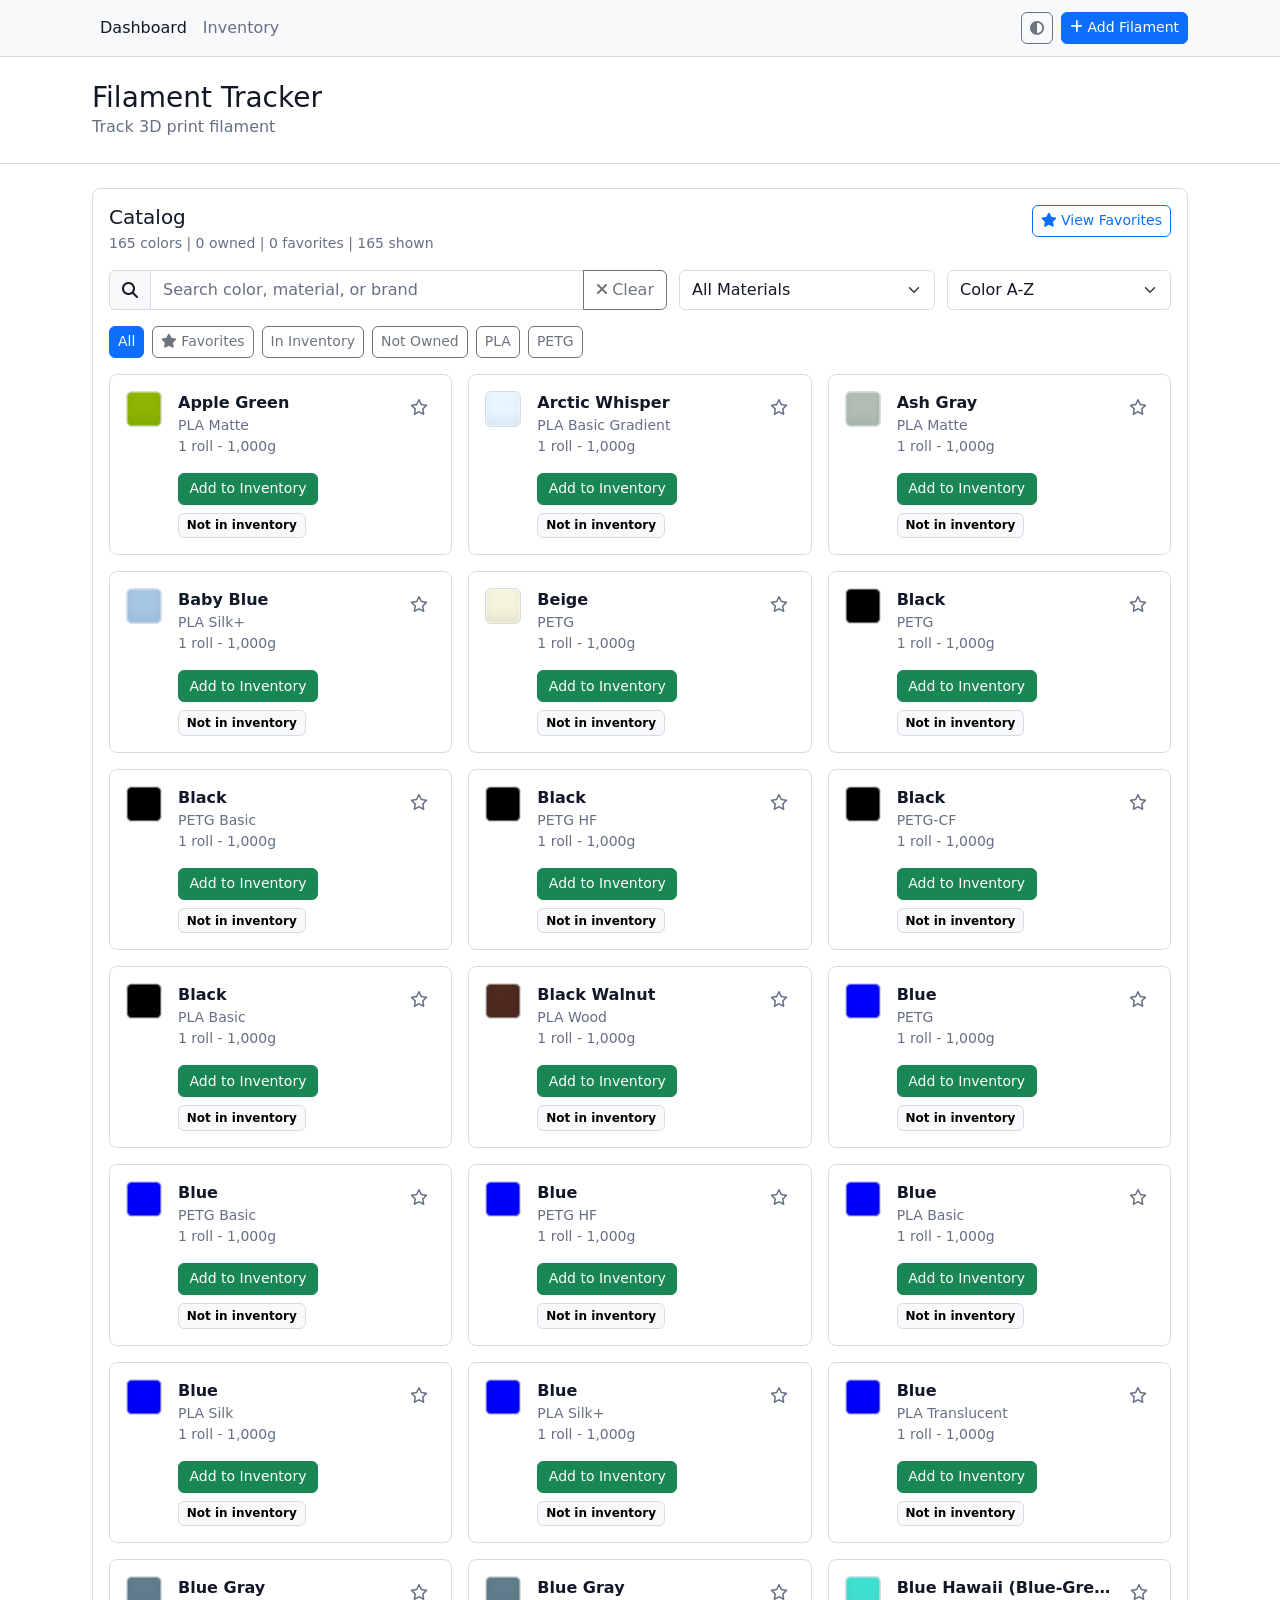
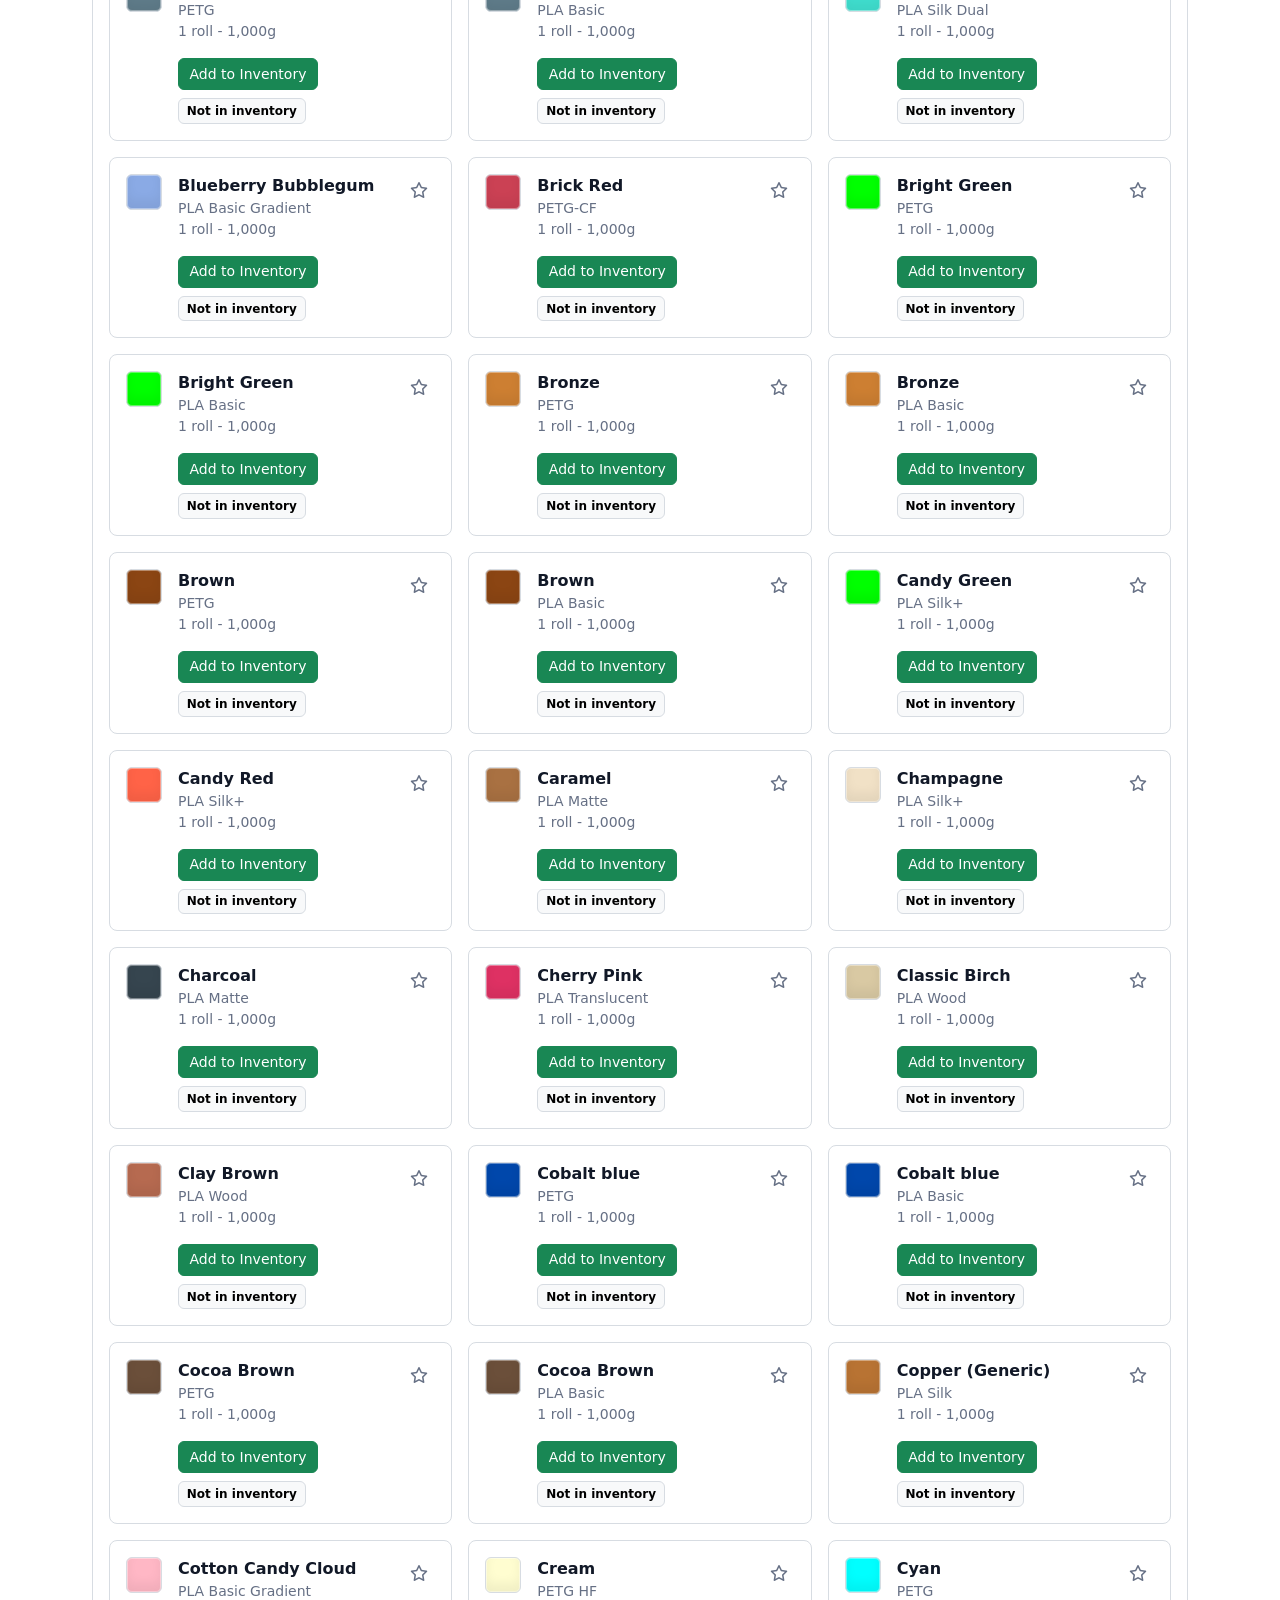
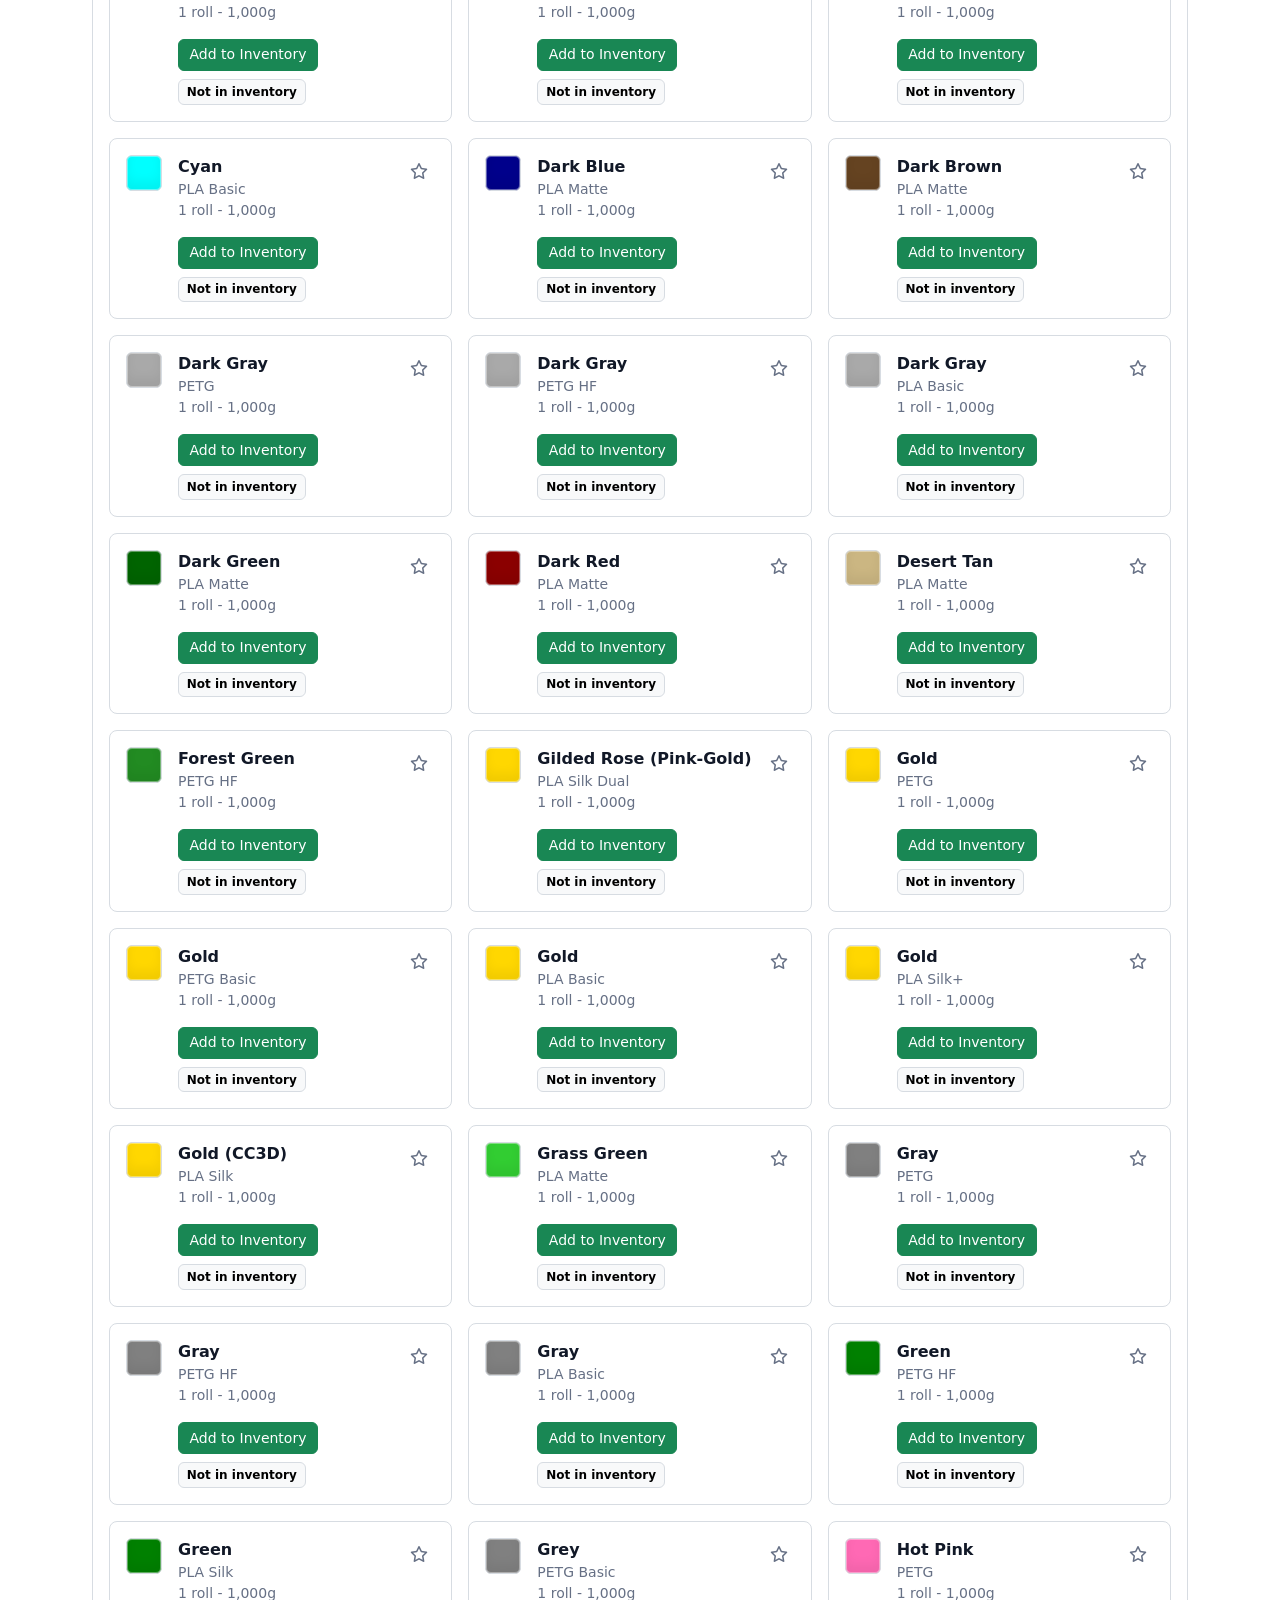
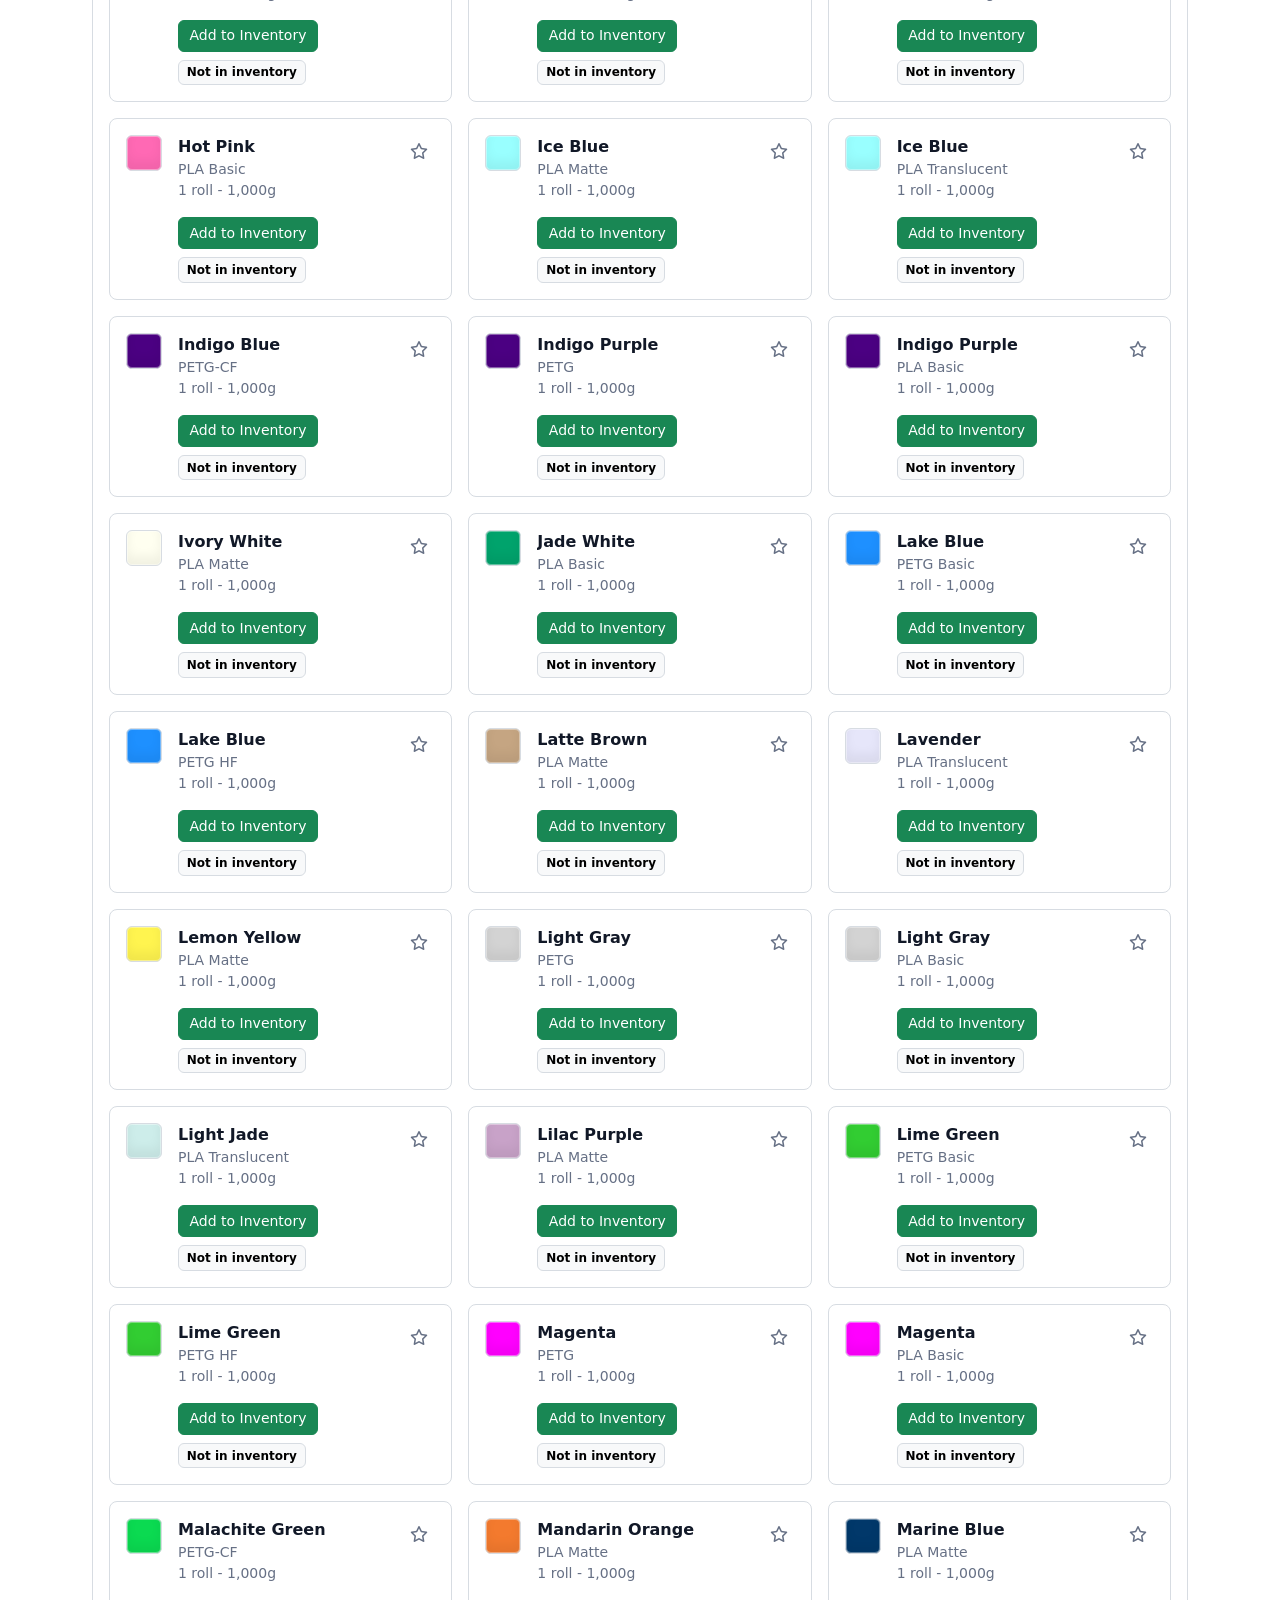
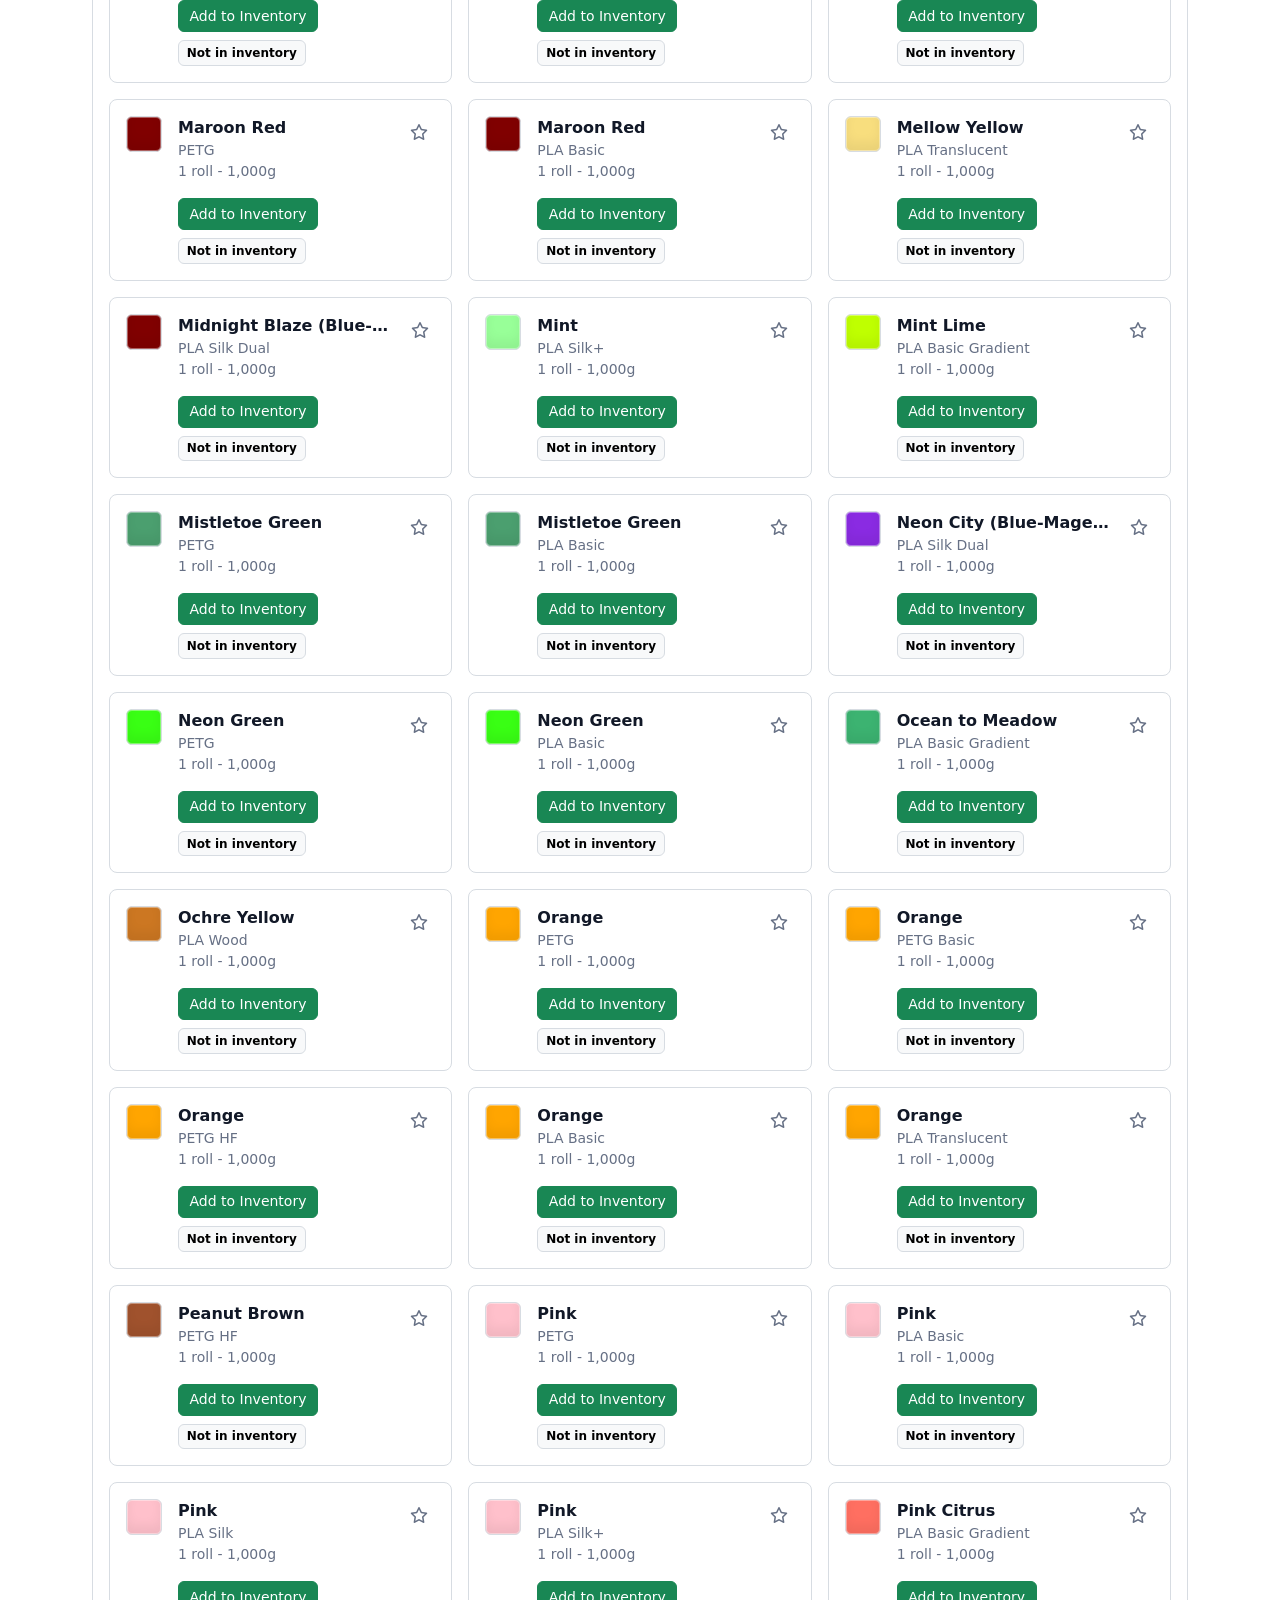
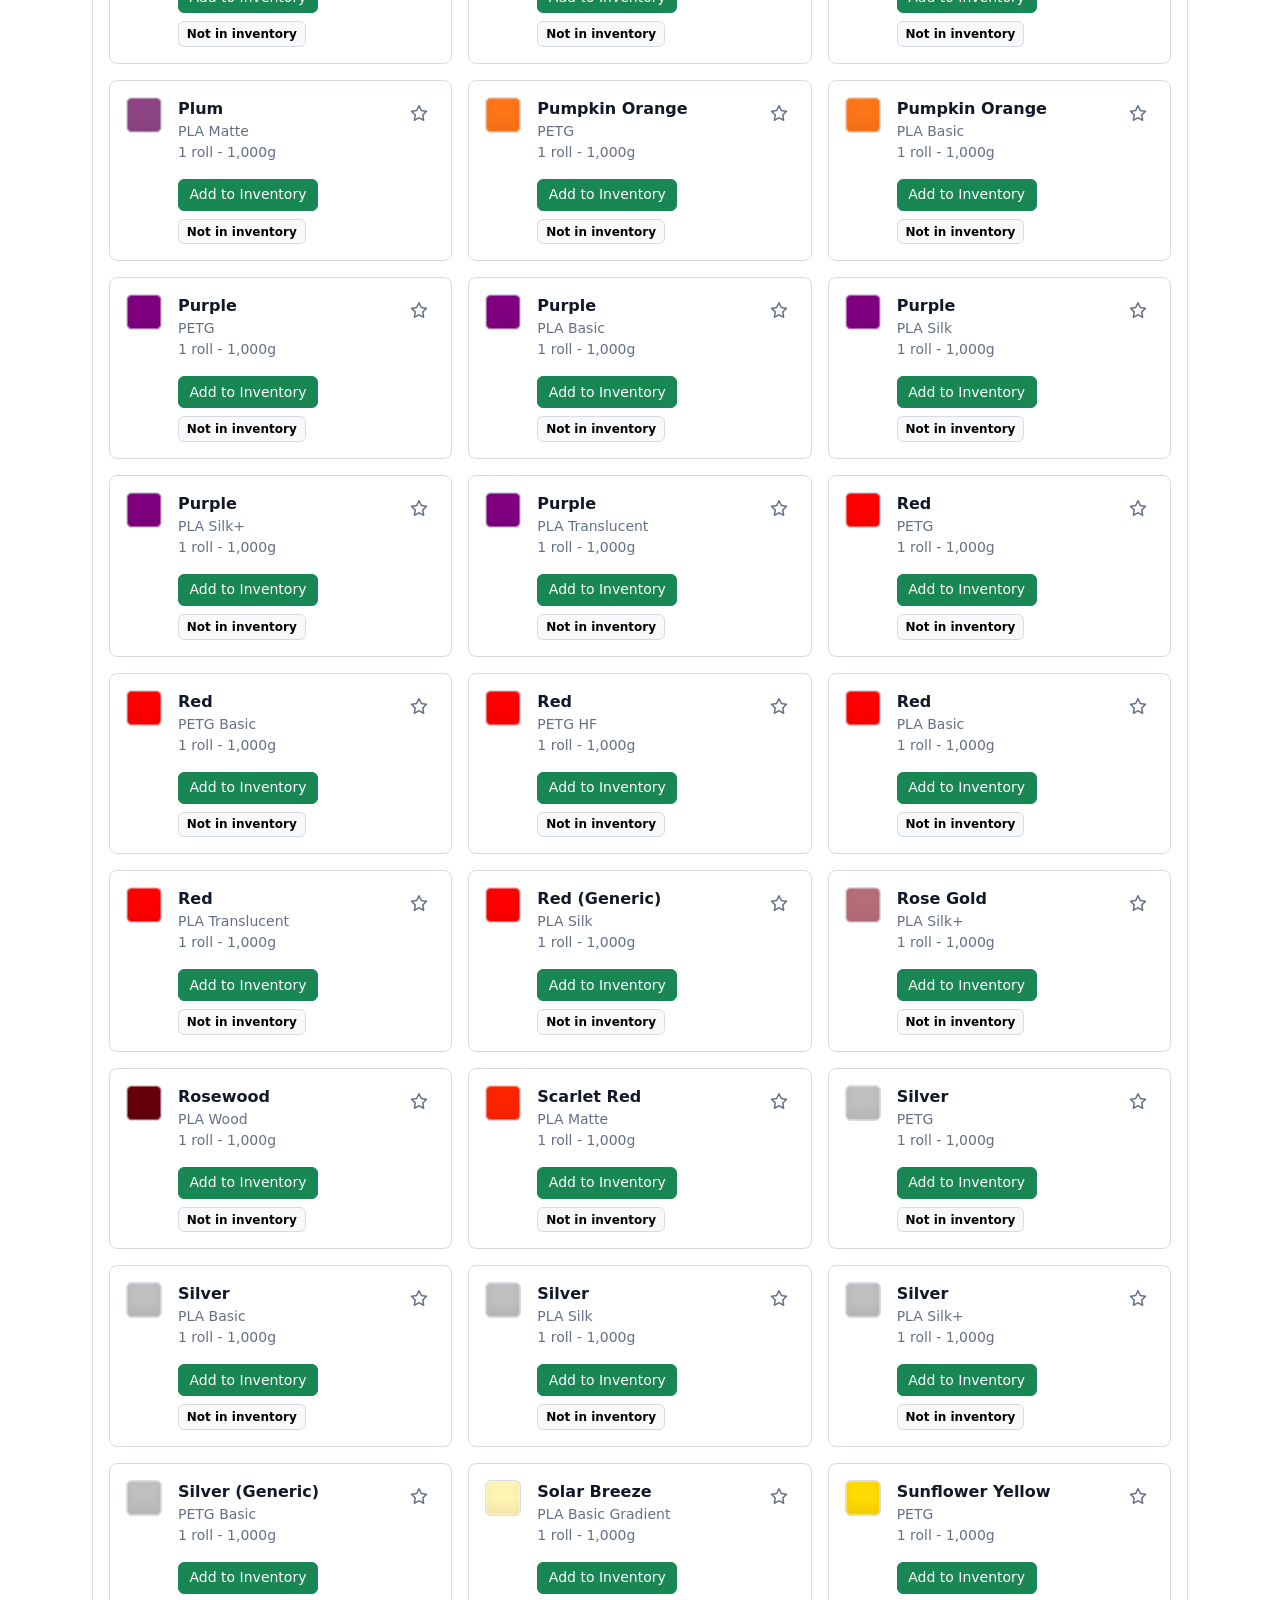
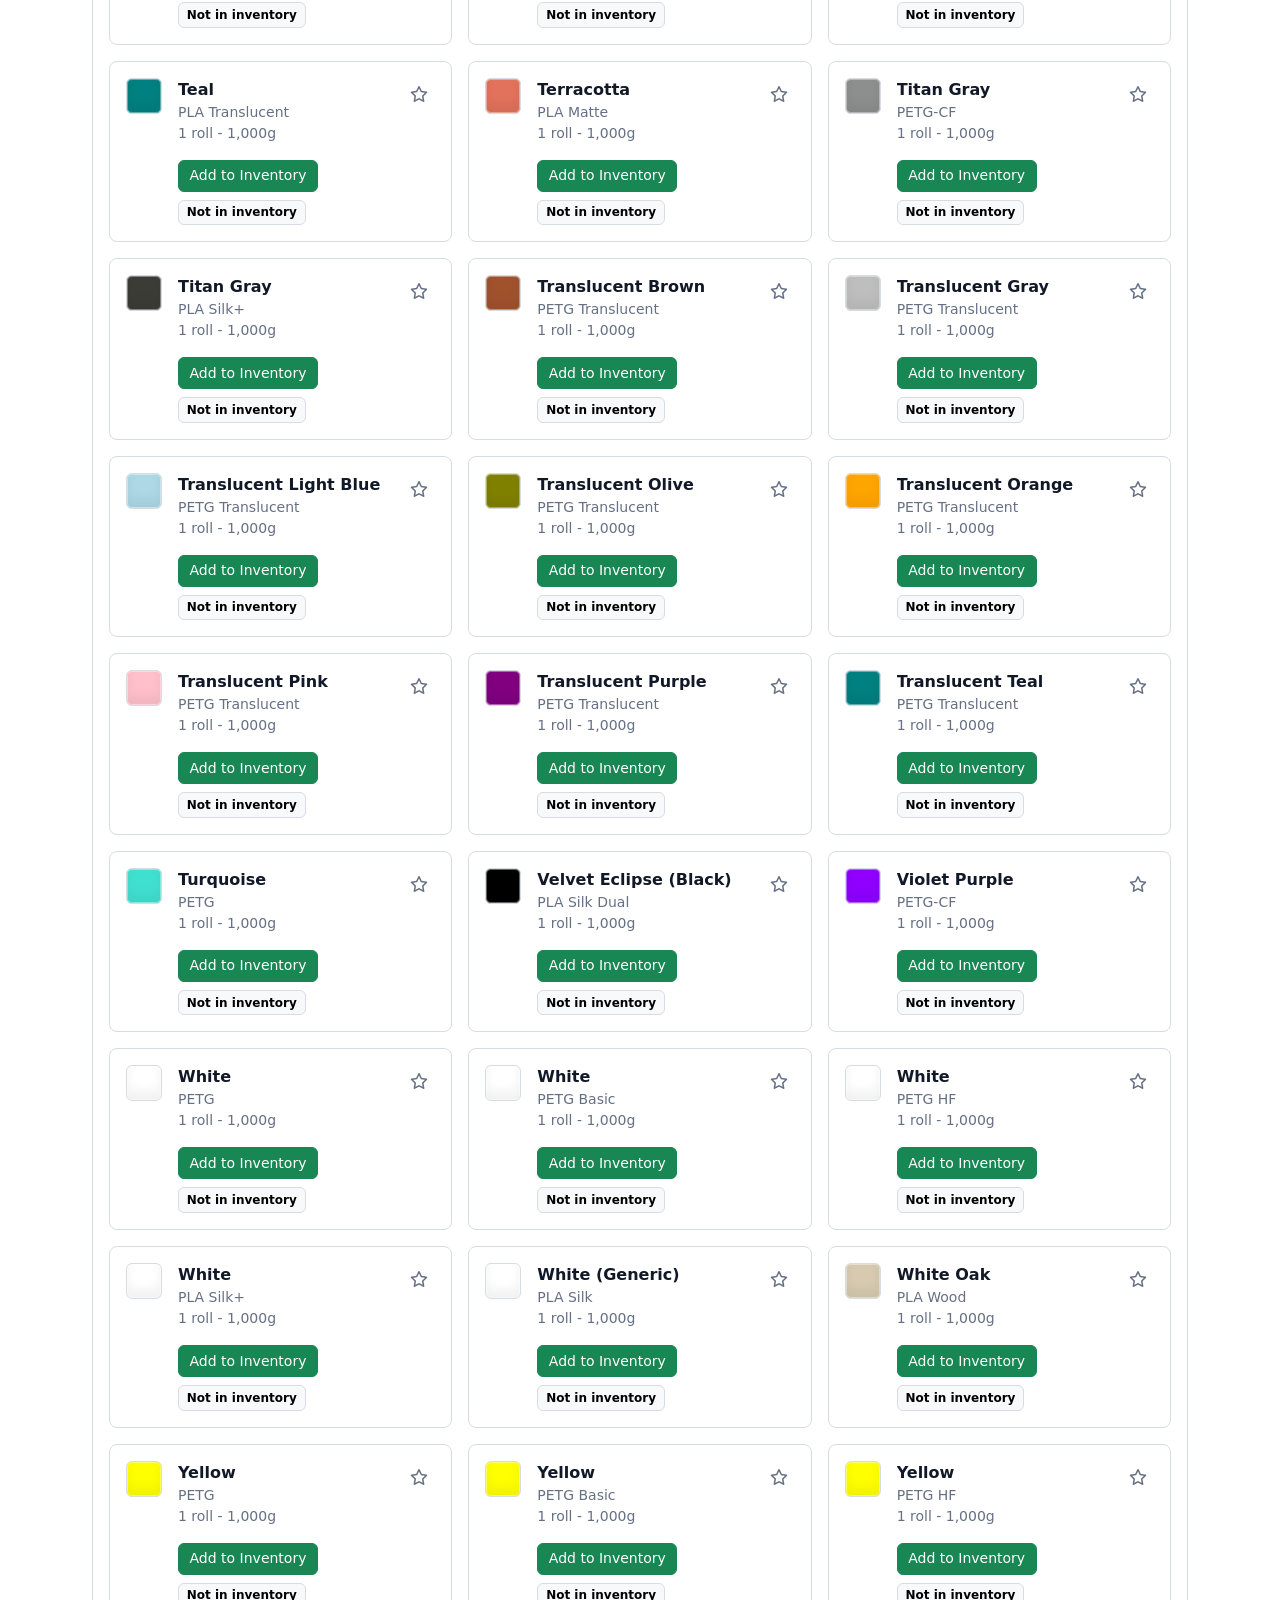
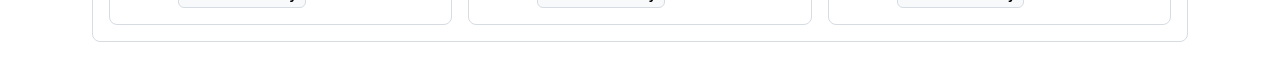
<file: index.html>
<!doctype html>
<html lang="en">

<head>
    <meta charset="utf-8" />
    <meta name="viewport" content="width=device-width, initial-scale=1" />
    <title>Dashboard | Filament Tracker</title>

    <!-- Bootstrap CSS -->
    <link href="https://cdn.jsdelivr.net/npm/bootstrap@5.3.3/dist/css/bootstrap.min.css" rel="stylesheet"
        integrity="sha384-QWTKZyjpPEjISv5WaRU9OFeRpok6YctnYmDr5pNlyT2bRjXh0JMhjY6hW+ALEwIH" crossorigin="anonymous" />
    <link href="https://cdnjs.cloudflare.com/ajax/libs/font-awesome/6.5.2/css/all.min.css" rel="stylesheet" />
    <script>
        (function () {
            try {
                const KEY = "profile-theme";
                const saved = localStorage.getItem(KEY) || "system";
                const mql = window.matchMedia("(prefers-color-scheme: dark)");
                const resolved = saved === "system" ? (mql.matches ? "dark" : "light") : saved;

                document.documentElement.setAttribute("data-theme", resolved);

                if (resolved === "dark") document.documentElement.setAttribute("data-bs-theme", "dark");
                else document.documentElement.setAttribute("data-bs-theme", "light");
            } catch { }
        })();
    </script>

    <script type="module">
        import { bootTheme } from "./scripts/theme.js";
        bootTheme();
    </script>

    <!-- App CSS -->
    <link rel="stylesheet" href="styles/common.css" />
    <link rel="stylesheet" href="styles/styles.css" />
</head>

<body>
    <!-- Navbar -->
    <nav class="navbar navbar-expand-md bg-body-tertiary border-bottom sticky-top">
        <div class="container">
            <button class="navbar-toggler" type="button" data-bs-toggle="collapse" data-bs-target="#mainNav"
                aria-controls="mainNav" aria-expanded="false" aria-label="Toggle navigation">
                <span class="navbar-toggler-icon"></span>
            </button>
            <div id="mainNav" class="collapse navbar-collapse">
                <ul class="navbar-nav me-auto mb-2 mb-md-0">
                    <li class="nav-item"><a class="nav-link active" aria-current="page" href="index.html"
                            data-page="home">Dashboard</a></li>
                    <li class="nav-item"><a class="nav-link" href="profile.html" data-page="profile">Inventory</a></li>
                </ul>
                <div class="d-flex gap-2">
                    <button id="themeToggle" class="btn btn-outline-secondary btn-sm" type="button"
                        aria-label="Cycle theme" title="Cycle theme">
                        <i class="fa-solid fa-circle-half-stroke" aria-hidden="true"></i>
                    </button>
                    <a class="btn btn-primary btn-sm" href="profile.html#filaments">
                        <i class="fa-solid fa-plus me-1" aria-hidden="true"></i>Add Filament
                    </a>
                </div>
            </div>
        </div>
    </nav>

    <!-- Page Header -->
    <header class="py-4 border-bottom">
        <div class="container">
            <h1 class="h3 mb-0">Filament Tracker</h1>
            <p class="text-secondary mb-0">Track 3D print filament</p>
        </div>
    </header>

    <!-- Main Content -->
    <main class="container my-4">
        <section class="catalog-shell" aria-labelledby="catalogHeading">
            <div class="catalog-heading d-flex flex-wrap gap-3 justify-content-between align-items-start mb-3">
                <div>
                    <h2 id="catalogHeading" class="h5 mb-1">Catalog</h2>
                    <div id="catalogSummary" class="text-secondary small" aria-live="polite">Loading catalog...</div>
                </div>
                <a class="btn btn-outline-primary btn-sm" href="profile.html#favorites">
                    <i class="fa-solid fa-star me-1" aria-hidden="true"></i>View Favorites
                </a>
            </div>

            <div class="catalog-toolbar mb-3" aria-label="Catalog filters">
                <div class="input-group catalog-search">
                    <span class="input-group-text"><i class="fa-solid fa-magnifying-glass" aria-hidden="true"></i></span>
                    <input id="catalogSearch" class="form-control" type="search"
                        placeholder="Search color, material, or brand" aria-label="Search catalog" />
                    <button id="catalogClear" class="btn btn-outline-secondary" type="button" aria-label="Clear catalog filters">
                        <i class="fa-solid fa-xmark me-1" aria-hidden="true"></i>Clear
                    </button>
                </div>

                <select id="materialFilter" class="form-select" aria-label="Filter by material">
                    <option value="all">All Materials</option>
                </select>

                <select id="catalogSort" class="form-select" aria-label="Sort catalog">
                    <option value="color">Color A-Z</option>
                    <option value="material">Material A-Z</option>
                    <option value="favorites">Favorites First</option>
                    <option value="owned">Owned First</option>
                    <option value="not-owned">Not Owned First</option>
                </select>
            </div>

            <div class="quick-filters mb-3" role="group" aria-label="Quick filters">
                <button class="btn btn-sm btn-primary" type="button" data-quick-filter="all" aria-pressed="true">All</button>
                <button class="btn btn-sm btn-outline-secondary" type="button" data-quick-filter="favorites" aria-pressed="false">
                    <i class="fa-solid fa-star me-1" aria-hidden="true"></i>Favorites
                </button>
                <button class="btn btn-sm btn-outline-secondary" type="button" data-quick-filter="owned" aria-pressed="false">In Inventory</button>
                <button class="btn btn-sm btn-outline-secondary" type="button" data-quick-filter="not-owned" aria-pressed="false">Not Owned</button>
                <button class="btn btn-sm btn-outline-secondary" type="button" data-quick-filter="PLA" aria-pressed="false">PLA</button>
                <button class="btn btn-sm btn-outline-secondary" type="button" data-quick-filter="PETG" aria-pressed="false">PETG</button>
            </div>

            <div id="catalogGrid" class="row g-3 catalog-grid" aria-live="polite"></div>
        </section>
    </main>

    <!-- Toast -->
    <div class="toast-container position-fixed bottom-0 end-0 p-3">
        <div id="liveToast" class="toast" role="status" aria-live="polite" aria-atomic="true">
            <div class="toast-header">
                <strong class="me-auto">Filament Tracker</strong>
                <small>just now</small>
                <button type="button" class="btn-close" data-bs-dismiss="toast" aria-label="Close"></button>
            </div>
            <div class="toast-body">Inventory updated.</div>
        </div>
    </div>

    <!-- Bootstrap JS (bundle includes Popper) -->
    <script src="https://cdn.jsdelivr.net/npm/bootstrap@5.3.3/dist/js/bootstrap.bundle.min.js"
        integrity="sha384-YvpcrYf0tY3lHB60NNkmXc5s9fDVZLESaAA55NDzOxhy9GkcIdslK1eN7N6jIeHz"
        crossorigin="anonymous"></script>

    <!-- App JS -->
    <script src="scripts/shared.js" defer></script>
    <script src="scripts/app.js" defer></script>
</body>

</html>
</file>
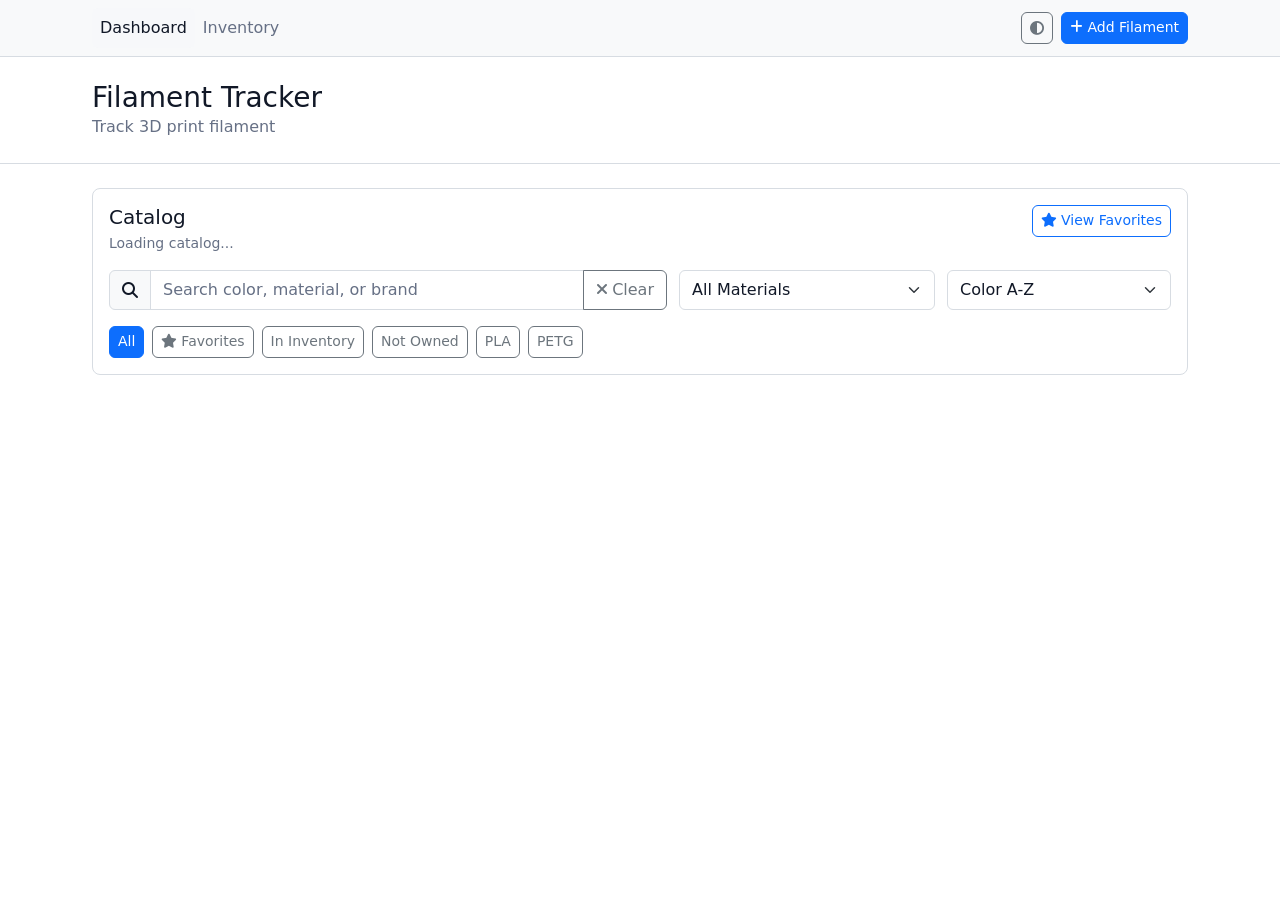
<file: home.html>
<!doctype html>
<html lang="en">

<head>
    <meta charset="utf-8" />
    <meta name="viewport" content="width=device-width, initial-scale=1" />
    <title>Dashboard | Filament Tracker</title>

    <!-- Bootstrap CSS -->
    <link href="https://cdn.jsdelivr.net/npm/bootstrap@5.3.3/dist/css/bootstrap.min.css" rel="stylesheet"
        integrity="sha384-QWTKZyjpPEjISv5WaRU9OFeRpok6YctnYmDr5pNlyT2bRjXh0JMhjY6hW+ALEwIH" crossorigin="anonymous" />
    <link href="https://cdnjs.cloudflare.com/ajax/libs/font-awesome/6.5.2/css/all.min.css" rel="stylesheet" />
    <script>
        (function () {
            try {
                const KEY = "profile-theme";
                const saved = localStorage.getItem(KEY) || "system";
                const mql = window.matchMedia("(prefers-color-scheme: dark)");
                const resolved = saved === "system" ? (mql.matches ? "dark" : "light") : saved;

                document.documentElement.setAttribute("data-theme", resolved);

                if (resolved === "dark") document.documentElement.setAttribute("data-bs-theme", "dark");
                else document.documentElement.setAttribute("data-bs-theme", "light");
            } catch { }
        })();
    </script>

    <script type="module">
        import { bootTheme } from "/scripts/theme.js";
        bootTheme();
    </script>

    <!-- App CSS -->
    <link rel="stylesheet" href="styles/common.css" />
    <link rel="stylesheet" href="styles/styles.css" />
</head>

<body>
    <!-- Navbar -->
    <nav class="navbar navbar-expand-md bg-body-tertiary border-bottom sticky-top">
        <div class="container">
            <button class="navbar-toggler" type="button" data-bs-toggle="collapse" data-bs-target="#mainNav"
                aria-controls="mainNav" aria-expanded="false" aria-label="Toggle navigation">
                <span class="navbar-toggler-icon"></span>
            </button>
            <div id="mainNav" class="collapse navbar-collapse">
                <ul class="navbar-nav me-auto mb-2 mb-md-0">
                    <li class="nav-item"><a class="nav-link active" aria-current="page" href="home.html"
                            data-page="home">Dashboard</a></li>
                    <li class="nav-item"><a class="nav-link" href="profile.html" data-page="profile">Inventory</a></li>
                </ul>
                <div class="d-flex gap-2">
                    <button id="themeToggle" class="btn btn-outline-secondary btn-sm" type="button"
                        aria-label="Cycle theme" title="Cycle theme">
                        <i class="fa-solid fa-circle-half-stroke" aria-hidden="true"></i>
                    </button>
                    <a class="btn btn-primary btn-sm" href="profile.html#filaments">
                        <i class="fa-solid fa-plus me-1" aria-hidden="true"></i>Add Filament
                    </a>
                </div>
            </div>
        </div>
    </nav>

    <!-- Page Header -->
    <header class="py-4 border-bottom">
        <div class="container">
            <h1 class="h3 mb-0">Filament Tracker</h1>
            <p class="text-secondary mb-0">Track 3D print filament</p>
        </div>
    </header>

    <!-- Main Content -->
    <main class="container my-4">
        <section class="catalog-shell" aria-labelledby="catalogHeading">
            <div class="catalog-heading d-flex flex-wrap gap-3 justify-content-between align-items-start mb-3">
                <div>
                    <h2 id="catalogHeading" class="h5 mb-1">Catalog</h2>
                    <div id="catalogSummary" class="text-secondary small" aria-live="polite">Loading catalog...</div>
                </div>
                <a class="btn btn-outline-primary btn-sm" href="profile.html#favorites">
                    <i class="fa-solid fa-star me-1" aria-hidden="true"></i>View Favorites
                </a>
            </div>

            <div class="catalog-toolbar mb-3" aria-label="Catalog filters">
                <div class="input-group catalog-search">
                    <span class="input-group-text"><i class="fa-solid fa-magnifying-glass" aria-hidden="true"></i></span>
                    <input id="catalogSearch" class="form-control" type="search"
                        placeholder="Search color, material, or brand" aria-label="Search catalog" />
                    <button id="catalogClear" class="btn btn-outline-secondary" type="button" aria-label="Clear catalog filters">
                        <i class="fa-solid fa-xmark me-1" aria-hidden="true"></i>Clear
                    </button>
                </div>

                <select id="materialFilter" class="form-select" aria-label="Filter by material">
                    <option value="all">All Materials</option>
                </select>

                <select id="catalogSort" class="form-select" aria-label="Sort catalog">
                    <option value="color">Color A-Z</option>
                    <option value="material">Material A-Z</option>
                    <option value="favorites">Favorites First</option>
                    <option value="owned">Owned First</option>
                    <option value="not-owned">Not Owned First</option>
                </select>
            </div>

            <div class="quick-filters mb-3" role="group" aria-label="Quick filters">
                <button class="btn btn-sm btn-primary" type="button" data-quick-filter="all" aria-pressed="true">All</button>
                <button class="btn btn-sm btn-outline-secondary" type="button" data-quick-filter="favorites" aria-pressed="false">
                    <i class="fa-solid fa-star me-1" aria-hidden="true"></i>Favorites
                </button>
                <button class="btn btn-sm btn-outline-secondary" type="button" data-quick-filter="owned" aria-pressed="false">In Inventory</button>
                <button class="btn btn-sm btn-outline-secondary" type="button" data-quick-filter="not-owned" aria-pressed="false">Not Owned</button>
                <button class="btn btn-sm btn-outline-secondary" type="button" data-quick-filter="PLA" aria-pressed="false">PLA</button>
                <button class="btn btn-sm btn-outline-secondary" type="button" data-quick-filter="PETG" aria-pressed="false">PETG</button>
            </div>

            <div id="catalogGrid" class="row g-3 catalog-grid" aria-live="polite"></div>
        </section>
    </main>

    <!-- Toast -->
    <div class="toast-container position-fixed bottom-0 end-0 p-3">
        <div id="liveToast" class="toast" role="status" aria-live="polite" aria-atomic="true">
            <div class="toast-header">
                <strong class="me-auto">Filament Tracker</strong>
                <small>just now</small>
                <button type="button" class="btn-close" data-bs-dismiss="toast" aria-label="Close"></button>
            </div>
            <div class="toast-body">Inventory updated.</div>
        </div>
    </div>

    <!-- Bootstrap JS (bundle includes Popper) -->
    <script src="https://cdn.jsdelivr.net/npm/bootstrap@5.3.3/dist/js/bootstrap.bundle.min.js"
        integrity="sha384-YvpcrYf0tY3lHB60NNkmXc5s9fDVZLESaAA55NDzOxhy9GkcIdslK1eN7N6jIeHz"
        crossorigin="anonymous"></script>

    <!-- App JS -->
    <script src="scripts/app.js" defer></script>
</body>

</html>
</file>
<file: styles/common.css>
:root {
  --radius: .5rem;
  --surface: #ffffff;
  --surface-2: #f7f8fa;
  --surface-3: #eef2f6;
  --text: #111827;
  --muted: #667085;
  --accent: #2563eb;
  --accent-contrast: #ffffff;
  --border-soft: #d7dce2;
  --shadow-soft: 0 .5rem 1.25rem rgba(15, 23, 42, .08);
  --success: #168a4a;
  --success-soft: #e8f7ee;
  --warning: #b45309;
  --warning-soft: #fff6dd;
  --danger: #dc2626;
  --danger-soft: #fff0f0;
  --out-soft: #f1f3f5;
  --focus-ring: rgba(37, 99, 235, .24);

  --bs-body-bg: var(--surface);
  --bs-body-color: var(--text);
  --bs-primary: var(--accent);
  --bs-border-color: var(--border-soft);
  --bs-secondary-color: var(--muted);
}

:root[data-theme='dark'] {
  --surface: #0b1016;
  --surface-2: #111827;
  --surface-3: #1f2937;
  --text: #e5e7eb;
  --muted: #a5b4c6;
  --accent: #60a5fa;
  --accent-contrast: #08111f;
  --border-soft: #334155;
  --shadow-soft: 0 .5rem 1.25rem rgba(0, 0, 0, .28);
  --success: #4ade80;
  --success-soft: #0f2a1b;
  --warning: #fbbf24;
  --warning-soft: #2d2410;
  --danger: #f87171;
  --danger-soft: #2e1515;
  --out-soft: #151b23;
  --focus-ring: rgba(96, 165, 250, .34);
}

:root[data-theme='solarized'] {
  --surface: #fdf6e3;
  --surface-2: #eee8d5;
  --surface-3: #e4dcc2;
  --text: #073642;
  --muted: #657b83;
  --accent: #268bd2;
  --accent-contrast: #fdf6e3;
  --border-soft: #d8cfb0;
  --success: #2aa198;
  --success-soft: #e1f1ec;
  --warning: #b58900;
  --warning-soft: #f7edc7;
  --danger: #dc322f;
  --danger-soft: #f7d8d2;
  --out-soft: #eee8d5;
  --focus-ring: rgba(38, 139, 210, .28);
}

:root[data-theme='hc'] {
  --surface: #000;
  --surface-2: #000;
  --surface-3: #111;
  --text: #fff;
  --muted: #fff;
  --accent: #0ff;
  --accent-contrast: #000;
  --border-soft: #fff;
  --shadow-soft: none;
  --success: #0f0;
  --success-soft: #000;
  --warning: #ff0;
  --warning-soft: #000;
  --danger: #f66;
  --danger-soft: #000;
  --out-soft: #000;
  --focus-ring: rgba(0, 255, 255, .45);
}

html {
  color-scheme: light dark;
}

body {
  -webkit-font-smoothing: antialiased;
  -moz-osx-font-smoothing: grayscale;
  background: var(--surface);
  color: var(--text);
}

.min-width-0 {
  min-width: 0;
}

.container {
  width: min(100% - 1.5rem, 1120px);
}

.navbar .nav-link {
  border-radius: .375rem;
  color: var(--muted);
  font-weight: 500;
  padding-inline: .75rem;
}

.navbar .nav-link:hover,
.navbar .nav-link:focus-visible,
.navbar .nav-link.active {
  color: var(--text);
  background: var(--surface-2);
}

.btn,
.form-control,
.form-select,
.input-group-text {
  border-radius: .375rem;
}

.btn-sm,
.form-select-sm,
.input-group-sm > .form-control,
.input-group-sm > .input-group-text,
.input-group-sm > .btn {
  min-height: 2rem;
}

.btn:focus-visible,
.nav-link:focus-visible,
.form-control:focus,
.form-select:focus {
  border-color: var(--accent);
  box-shadow: 0 0 0 .2rem var(--focus-ring);
}

.card {
  border-color: var(--border-soft);
  border-radius: var(--radius);
}

.interactive-card {
  transition: border-color .15s ease, box-shadow .15s ease, transform .15s ease;
}

.interactive-card:hover {
  border-color: color-mix(in srgb, var(--accent) 45%, var(--border-soft));
  box-shadow: var(--shadow-soft);
  transform: translateY(-1px);
}

.nav-tabs {
  gap: .25rem .5rem;
  border-bottom: 1px solid var(--border-soft);
}

.nav-tabs .nav-link {
  border-radius: .5rem .5rem 0 0;
  font-weight: 500;
  min-height: 2.5rem;
}

.nav-tabs .nav-link.active {
  border-color: var(--border-soft) var(--border-soft) var(--surface);
  color: var(--text);
}

.tab-content {
  border-color: var(--border-soft) !important;
}

.icon-button,
.square-button {
  width: 2rem;
  height: 2rem;
  display: inline-flex;
  align-items: center;
  justify-content: center;
  text-decoration: none;
}

.swatch,
.swatch-sm,
.catalog-swatch {
  border: 1px solid var(--border-soft);
  border-radius: .375rem;
  box-shadow: inset 0 0 0 1px rgba(255, 255, 255, .38), inset 0 -8px 12px rgba(0, 0, 0, .06);
}

.swatch,
.catalog-swatch {
  width: 36px;
  height: 36px;
  flex: 0 0 36px;
}

.swatch-sm {
  width: 32px;
  height: 32px;
}

.empty-state {
  width: 100%;
  padding: 2rem;
  border: 1px dashed var(--border-soft);
  border-radius: var(--radius);
  background: var(--surface-2);
}

.table {
  margin-bottom: 0;
}

.table td,
.table th {
  vertical-align: middle;
}

.table thead th {
  border-bottom-color: var(--border-soft);
  font-size: .875rem;
  letter-spacing: 0;
}

.toast {
  border-color: var(--border-soft);
  box-shadow: var(--shadow-soft);
}

.text-secondary,
.text-muted {
  color: var(--muted) !important;
}

@media (max-width: 767.98px) {
  .navbar .d-flex.gap-2 {
    margin-top: .75rem;
  }

  .nav-tabs {
    flex-wrap: nowrap;
    overflow-x: auto;
    padding-bottom: 1px;
  }

  .nav-tabs .nav-link {
    white-space: nowrap;
  }
}
</file>
<file: styles/styles.css>
.catalog-shell {
  border: 1px solid var(--border-soft);
  border-radius: var(--radius);
  padding: 1rem;
  background: var(--surface);
}

.catalog-heading .btn {
  white-space: nowrap;
}

.catalog-toolbar {
  display: grid;
  grid-template-columns: minmax(18rem, 1fr) minmax(12rem, 16rem) minmax(11rem, 14rem);
  gap: .75rem;
  align-items: stretch;
}

.catalog-search .input-group-text,
.catalog-search .btn,
.catalog-toolbar .form-select,
.catalog-toolbar .form-control {
  min-height: 2.5rem;
}

.quick-filters {
  display: flex;
  flex-wrap: wrap;
  gap: .5rem;
}

.quick-filters .btn {
  min-height: 2rem;
  white-space: nowrap;
}

.catalog-card {
  height: 100%;
  transition: border-color .15s ease, box-shadow .15s ease, transform .15s ease;
}

.catalog-card:hover {
  border-color: color-mix(in srgb, var(--accent) 45%, var(--border-soft));
  box-shadow: var(--shadow-soft);
  transform: translateY(-1px);
}

.catalog-card .card-body {
  min-height: 8.25rem;
}

.catalog-card.is-updated {
  border-color: var(--success);
  box-shadow: 0 0 0 .2rem color-mix(in srgb, var(--success) 20%, transparent), var(--shadow-soft);
}

.catalog-card .owned-add {
  min-width: 8.75rem;
}

.inventory-status {
  border: 1px solid var(--border-soft);
  font-weight: 700;
  min-height: 1.6rem;
  display: inline-flex;
  align-items: center;
}

.catalog-card .fav-btn:hover,
.catalog-card .fav-btn:focus-visible {
  background: var(--surface-2);
}

@media (max-width: 991.98px) {
  .catalog-toolbar {
    grid-template-columns: 1fr 1fr;
  }

  .catalog-search {
    grid-column: 1 / -1;
  }
}

@media (max-width: 767.98px) {
  .catalog-shell {
    padding: .75rem;
  }

  .catalog-toolbar {
    grid-template-columns: 1fr;
  }

  .quick-filters {
    flex-wrap: nowrap;
    overflow-x: auto;
    padding-bottom: .25rem;
  }

  .quick-filters .btn {
    flex: 0 0 auto;
  }

  .catalog-heading {
    align-items: stretch !important;
  }

  .catalog-heading > div,
  .catalog-heading .btn {
    width: 100%;
  }
}
</file>
